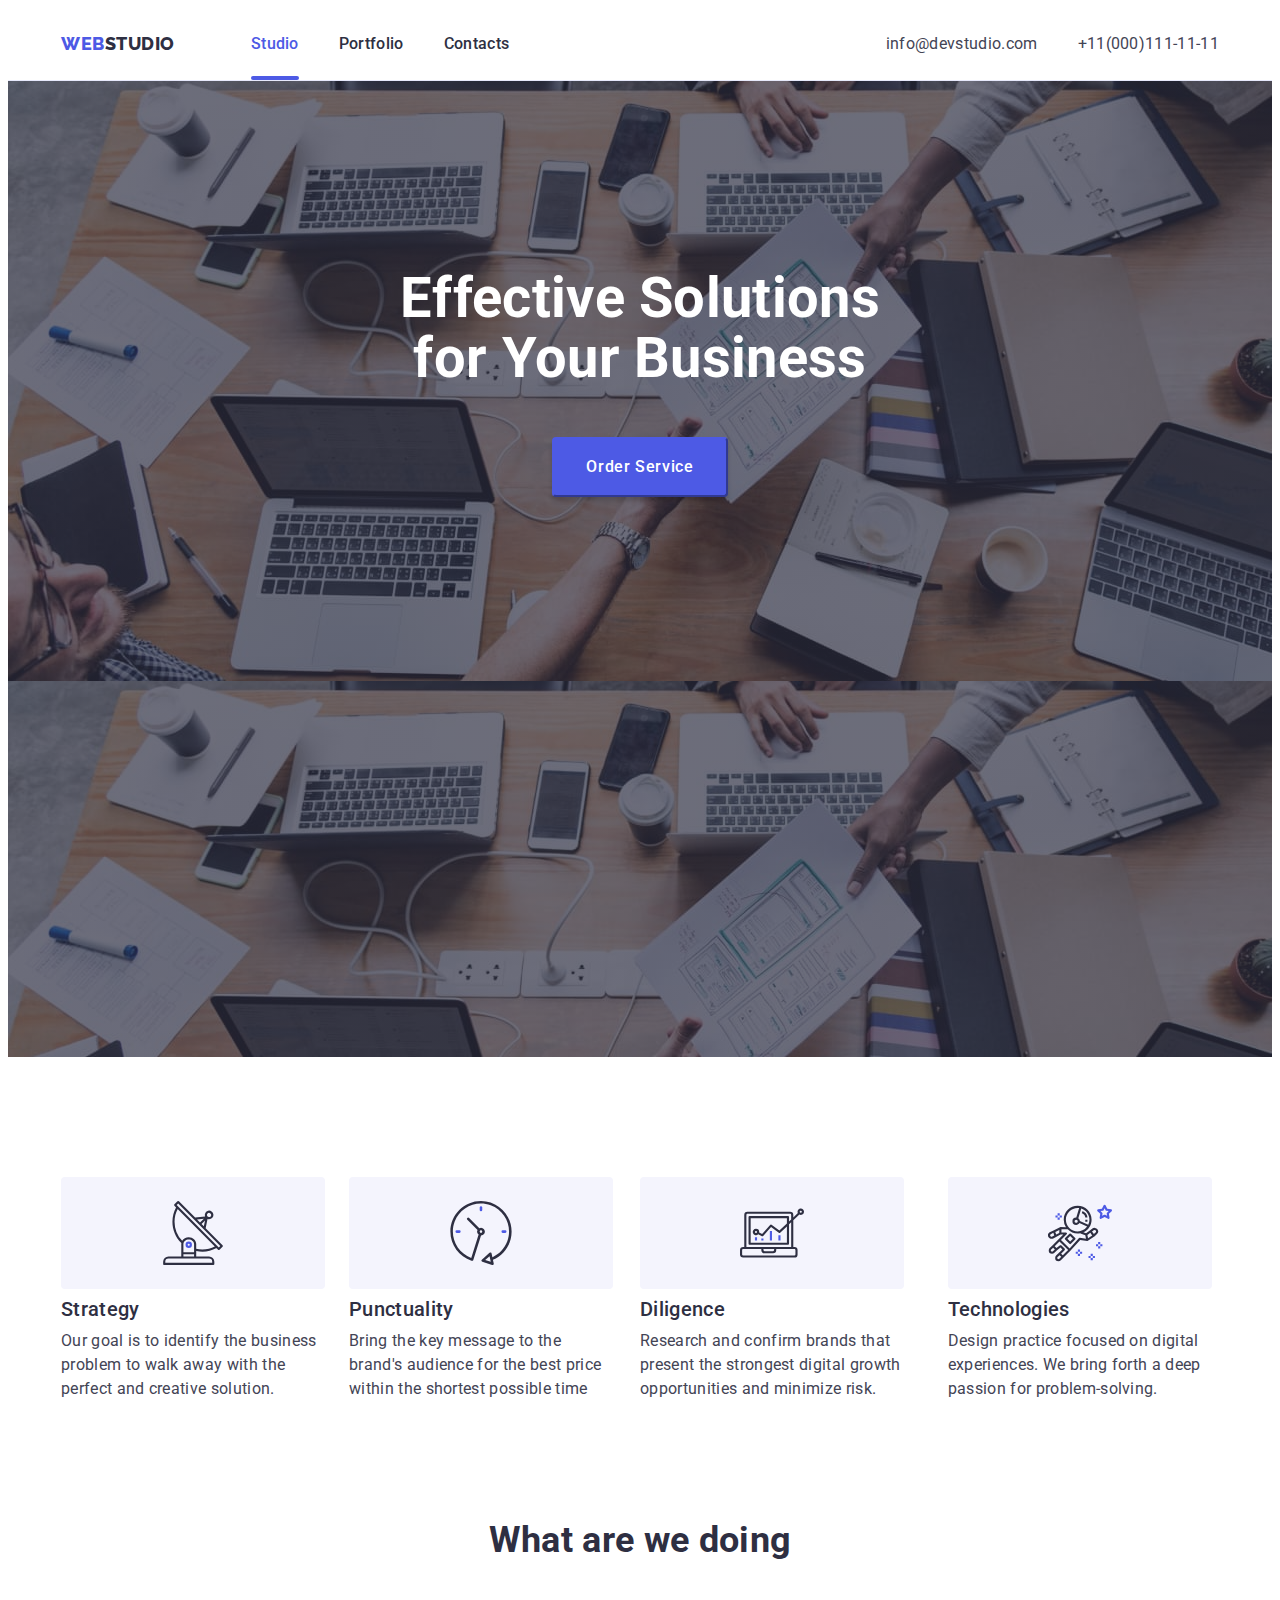
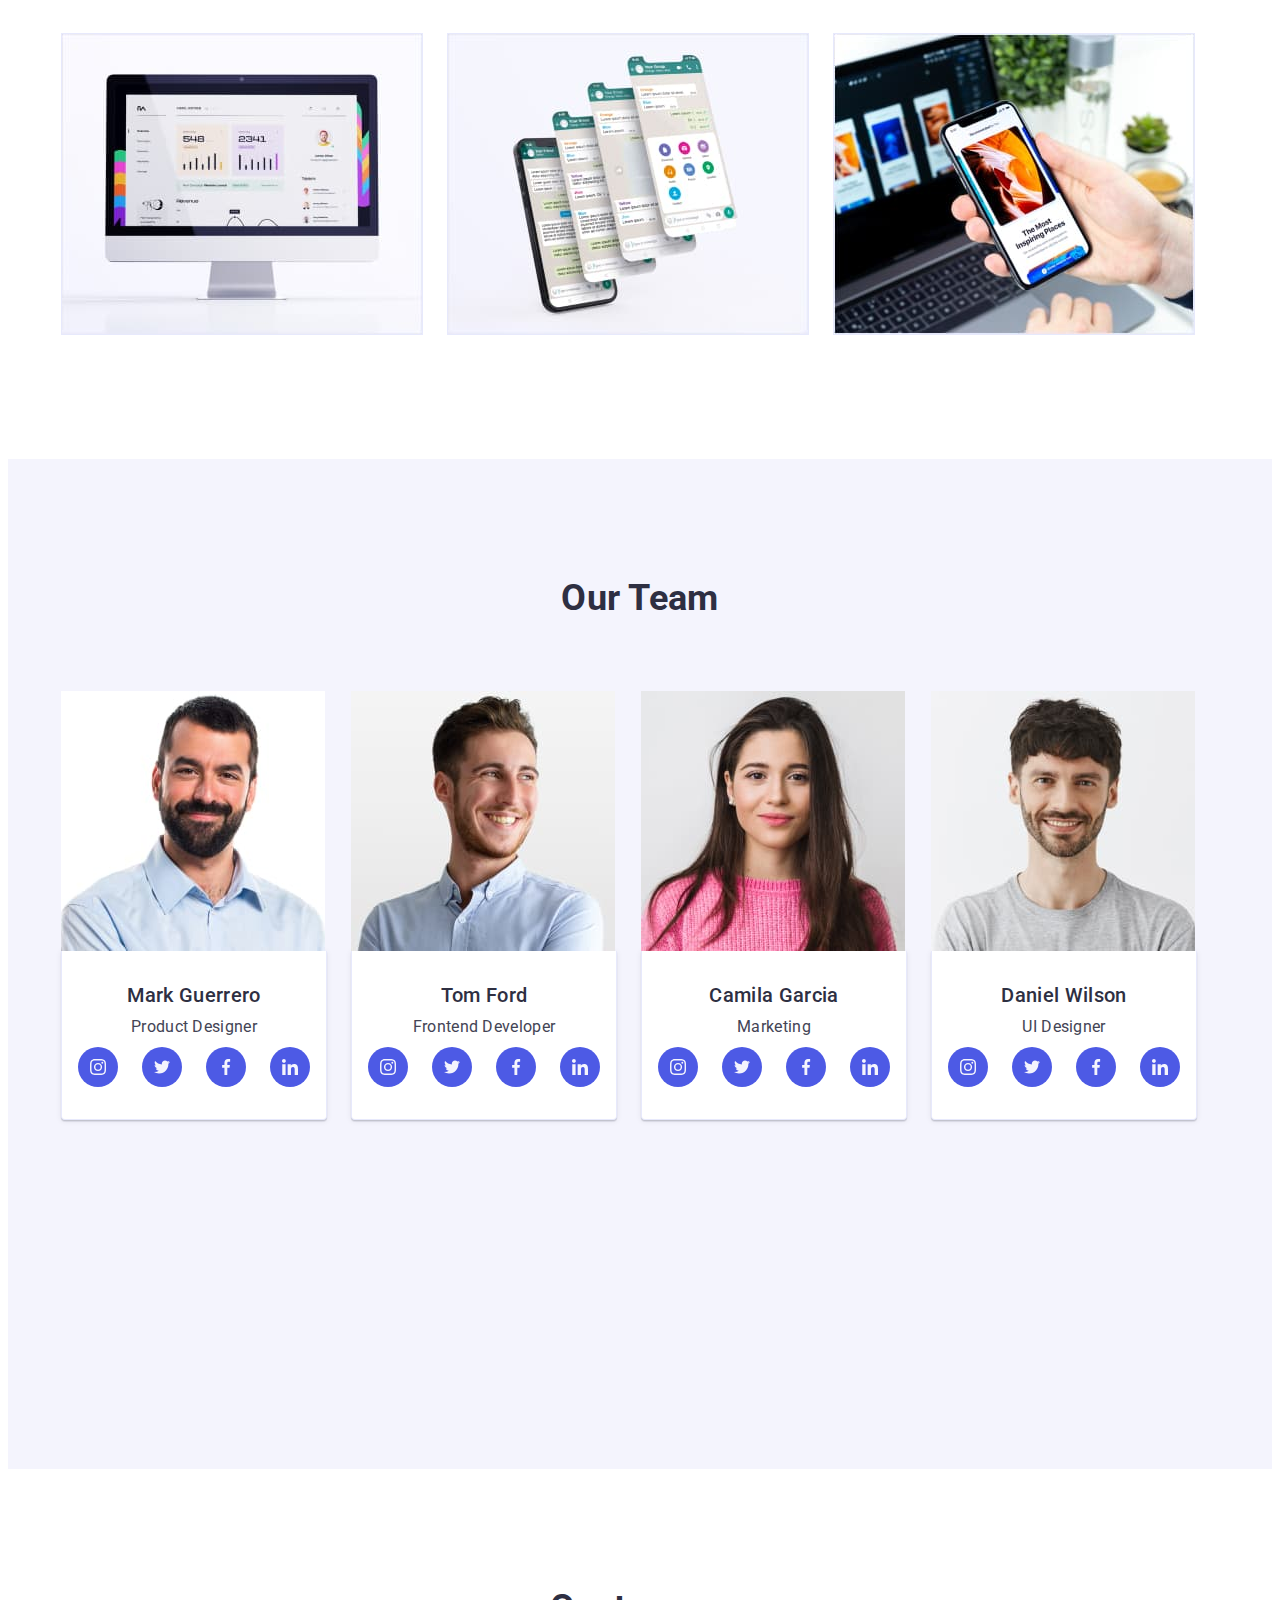
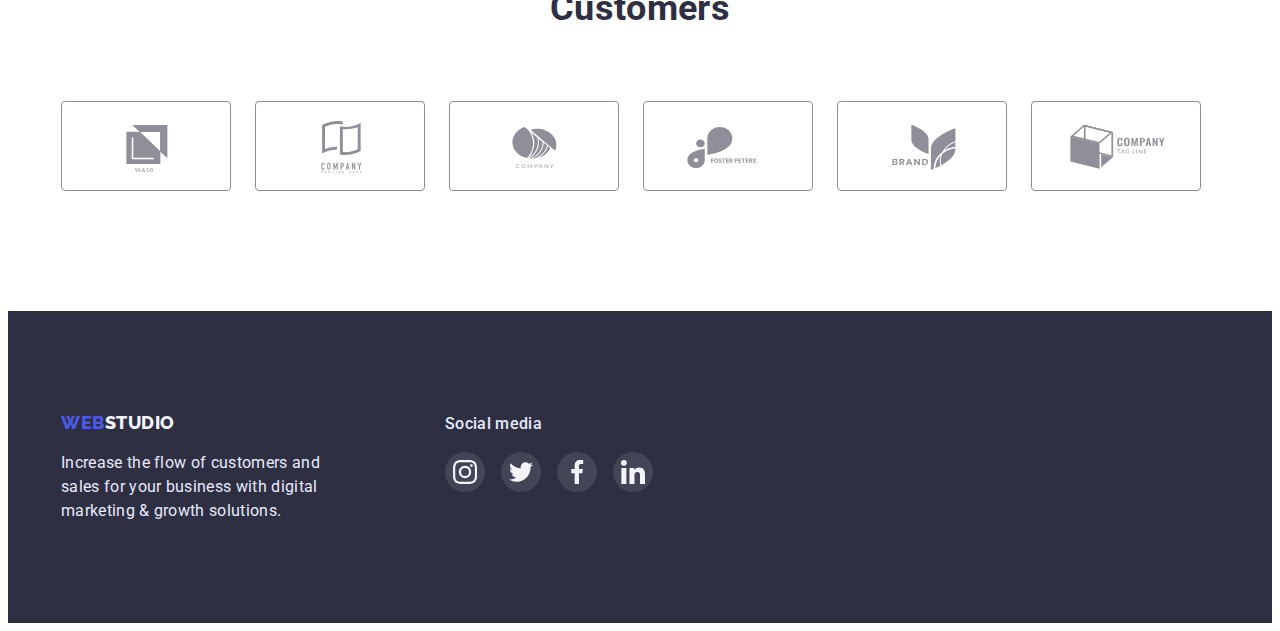
<file: index.html>
<!DOCTYPE html>
<html lang="en">

<head>
    <meta charset="UTF-8">
    <meta http-equiv="X-UA-Compatible" content="IE=edge">
    <meta name="viewport" content="width=device-width, initial-scale=1.0">
    <title>Studio</title>
    <link
        href="https://fonts.googleapis.com/css2?family=Raleway:wght@800&family=Roboto:wght@400;500;700;900&display=swap"
        rel="stylesheet">
    <link rel="stylesheet" href="https://cdnjs.cloudflare.com/ajax/libs/modern-normalize/1.1.0/modern-normalize.min.css"
        integrity="sha512-wpPYUAdjBVSE4KJnH1VR1HeZfpl1ub8YT/NKx4PuQ5NmX2tKuGu6U/JRp5y+Y8XG2tV+wKQpNHVUX03MfMFn9Q=="
        crossorigin="anonymous" referrerpolicy="no-referrer">
    <link rel="stylesheet" href="./css/styles.css">
</head>

<body>
    <header class="page-header">
        <div class="menu-nav container">
            <nav class="navigation">
                <a href="./index.html" class="logo"> web<span class="logo-studio">studio</span>
                </a>
                <ul class="navigation-list list">
                    <li class="item"><a href="./index.html" class="navigation-link active">Studio</a></li>
                    <li class="item"><a href="./portfolio.html" class="navigation-link">Portfolio</a></li>
                    <li class="item"><a href="" class="navigation-link">Contacts</a></li>
                </ul>
            </nav>
            <address class="contacts">
                <ul class="contacts-list list">
                    <li class="item">
                        <a href="mailto:info@devstudio.com" class="contacts-link">info@devstudio.com</a>
                    </li>
                    <li class="item">
                        <a href="tel:+11(000)111-11-11" class="contacts-link">+11(000)111-11-11</a>
                    </li>
                </ul>
            </address>
        </div>
    </header>
    <main>
        <section class="hero section section-no-padding">
            <div class="overlya">
                <div class="container">
                    <h1 class="hero-title">Effective Solutions for Your Business</h1>
                    <button data-modal-open type="button" class="hero-button">Order Service</button>
                </div>
            </div>
        </section>
        <section class="slogan section section-no-padding">
            <div class="container">
                <ul class="slogan-list list">
                    <li class="item ">
                        <div class="icon">
                            <svg class="icon-decoration">
                                <use href="./images/split.svg#icon-antenna"></use>
                            </svg>
                        </div>
                        <h3 class="slogan-list-title">Strategy</h3>
                        <p class="slogan-text">
                            Our goal is to identify the business problem to walk away with the
                            perfect and creative solution.
                        </p>
                    </li>
                    <li class="item">
                        <div class="icon">
                            <svg class="icon-decoration">
                                <use href="./images/split.svg#icon-clock"></use>
                            </svg>
                        </div>
                        <h3 class="slogan-list-title">Punctuality</h3>
                        <p class="slogan-text">
                            Bring the key message to the brand's audience for the best price
                            within the shortest possible time
                        </p>
                    </li>
                    <li class="item">
                        <div class="icon">
                            <svg class="icon-decoration">
                                <use href="./images/split.svg#icon-diagram"></use>
                            </svg>
                        </div>
                        <h3 class="slogan-list-title">Diligence</h3>
                        <p class="slogan-text">
                            Research and confirm brands that present the strongest digital
                            growth opportunities and minimize risk.
                        </p>
                    </li>
                    <li class="item">
                        <div class="icon">
                            <svg class="icon-decoration">
                                <use href="./images/split.svg#icon-astronaut"></use>
                            </svg>
                        </div>
                        <h3 class=" slogan-list-title">Technologies</h3>
                        <p class="slogan-text">
                            Design practice focused on digital experiences. We bring forth a
                            deep passion for problem-solving.
                        </p>
                    </li>
                </ul>
            </div>
        </section>
        <section class="works section section-no-padding">
            <div class="container">
                <h2 class="works-title">What are we doing</h2>
                <ul class="works-list list">
                    <li class="item">
                        <img src="./images/our-works-1.jpg" width="360" height="300" alt="This is our works">
                    </li>
                    <li class="item">
                        <img src="./images/our-works-2.jpg" width="360" height="300" alt="This is our works">
                    </li>
                    <li class="item">
                        <img src="./images/our-works-3.jpg" width="360" height="300" alt="This is our works">
                    </li>
                </ul>
            </div>
        </section>
        <section class="team section">
            <div class="container">
                <h2 class="team-title">Our Team</h2>
                <ul class="team-list list">
                    <li class="item">
                        <img src="./images/our-team-product-designer.jpg" width="264" height="260"
                            alt="Product Designer out team">
                        <div class="team-decoration">
                            <h3 class="team-list-title">Mark Guerrero</h3>
                            <p class="team-list-text">Product Designer</p>
                            <ul class="team-massenger list">
                                <li class="item">
                                    <a class="massendger-link" href="">
                                        <svg class="icon-massendger">
                                            <use href="./images/split.svg#icon-instagram"></use>
                                        </svg>
                                    </a>
                                </li>
                                <li class="item">
                                    <a class="massendger-link" href="">
                                        <svg class="icon-massendger">
                                            <use href="./images/split.svg#icon-twitter"></use>
                                        </svg>
                                    </a>
                                </li>
                                <li class="item">
                                    <a class="massendger-link" href="">
                                        <svg class="icon-massendger">
                                            <use href="./images/split.svg#icon-facebook"></use>
                                        </svg>
                                    </a>
                                </li>
                                <li class="item">
                                    <a class="massendger-link" href="">
                                        <svg class="icon-massendger">
                                            <use href="./images/split.svg#icon-linkedin">
                                            </use>
                                        </svg>
                                    </a>
                                </li>
                            </ul>
                        </div>
                    </li>
                    <li class="item">
                        <img src="./images/our-team-front-developer.jpg" width="264" height="260"
                            alt="Frontend Developer out team">
                        <div class="team-decoration">
                            <h3 class="team-list-title">Tom Ford</h3>
                            <p class="team-list-text">Frontend Developer</p>
                            <ul class="team-massenger list">
                                <li class="item">
                                    <a class="massendger-link" href="">
                                        <svg class="icon-massendger">
                                            <use href="./images/split.svg#icon-instagram"></use>
                                        </svg>
                                    </a>
                                </li>
                                <li class="item">
                                    <a class="massendger-link" href="">
                                        <svg class="icon-massendger">
                                            <use href="./images/split.svg#icon-twitter"></use>
                                        </svg>
                                    </a>
                                </li>
                                <li class="item">
                                    <a class="massendger-link" href="">
                                        <svg class="icon-massendger">
                                            <use href="./images/split.svg#icon-facebook"></use>
                                        </svg>
                                    </a>
                                </li>
                                <li class="item">
                                    <a class="massendger-link" href="">
                                        <svg class="icon-massendger">
                                            <use href="./images/split.svg#icon-linkedin">
                                            </use>
                                        </svg>
                                    </a>
                                </li>
                            </ul>
                        </div>
                    </li>
                    <li class="item">
                        <img src="./images/our-team-marketing.jpg" width="264" height="260" alt="Marketing out team">
                        <div class="team-decoration">
                            <h3 class="team-list-title">Camila Garcia</h3>
                            <p class="team-list-text">Marketing</p>
                            <ul class="team-massenger list">
                                <li class="item">
                                    <a class="massendger-link" href="">
                                        <svg class="icon-massendger">
                                            <use href="./images/split.svg#icon-instagram"></use>
                                        </svg>
                                    </a>
                                </li>
                                <li class="item">
                                    <a class="massendger-link" href="">
                                        <svg class="icon-massendger">
                                            <use href="./images/split.svg#icon-twitter"></use>
                                        </svg>
                                    </a>
                                </li>
                                <li class="item">
                                    <a class="massendger-link" href="">
                                        <svg class="icon-massendger">
                                            <use href="./images/split.svg#icon-facebook"></use>
                                        </svg>
                                    </a>
                                </li>
                                <li class="item">
                                    <a class="massendger-link" href="">
                                        <svg class="icon-massendger">
                                            <use href="./images/split.svg#icon-linkedin">
                                            </use>
                                        </svg>
                                    </a>
                                </li>
                            </ul>
                        </div>
                    </li>
                    <li class="item">
                        <img src="./images/our-team-designer.jpg" width="264" height="260" alt="UI Designer out team">
                        <div class="team-decoration">
                            <h3 class="team-list-title">Daniel Wilson</h3>
                            <p class="team-list-text">UI Designer</p>
                            <ul class="team-massenger list">
                                <li class="item">
                                    <a class="massendger-link" href="">
                                        <svg class="icon-massendger">
                                            <use href="./images/split.svg#icon-instagram"></use>
                                        </svg>
                                    </a>
                                </li>
                                <li class="item">
                                    <a class="massendger-link" href="">
                                        <svg class="icon-massendger">
                                            <use href="./images/split.svg#icon-twitter"></use>
                                        </svg>
                                    </a>
                                </li>
                                <li class="item">
                                    <a class="massendger-link" href="">
                                        <svg class="icon-massendger">
                                            <use href="./images/split.svg#icon-facebook"></use>
                                        </svg>
                                    </a>
                                </li>
                                <li class="item">
                                    <a class="massendger-link" href="">
                                        <svg class="icon-massendger">
                                            <use href="./images/split.svg#icon-linkedin">
                                            </use>
                                        </svg>
                                    </a>
                                </li>
                            </ul>
                        </div>
                    </li>
                </ul>
            </div>
        </section>
        <section class="customers section">
            <div class="container">
                <h2 class="customers-title">Customers</h2>
                <ul class="customers-list list">
                    <li class="item">
                        <a class="customer-link" href="">
                            <svg class="customers-decoration">
                                <use href="./images/split.svg#icon-customer1">
                                </use>
                            </svg>
                        </a>
                    </li>
                    <li class="item">
                        <a class="customer-link" href="">
                            <svg class="customers-decoration">
                                <use href="./images/split.svg#icon-customer2">
                                </use>
                            </svg>
                        </a>
                    </li>
                    <li class="item">
                        <a class="customer-link" href="">
                            <svg class="customers-decoration">
                                <use href="./images/split.svg#icon-customer3">
                                </use>
                            </svg>
                        </a>
                    </li>
                    <li class="item">
                        <a class="customer-link" href="">
                            <svg class="customers-decoration">
                                <use href="./images/split.svg#icon-customer4">
                                </use>
                            </svg>
                        </a>
                    </li>
                    <li class="item">
                        <a class="customer-link" href="">
                            <svg class="customers-decoration">
                                <use href="./images/split.svg#icon-customer5">
                                </use>
                            </svg>
                        </a>
                    </li>
                    <li class="item">
                        <a class="customer-link" href="">
                            <svg class="customers-decoration">
                                <use href="./images/split.svg#icon-customer6">
                                </use>
                            </svg>
                        </a>
                    </li>
                </ul>
            </div>
        </section>
    </main>
    <footer class="about">
        <div class="container footer-decoration">
            <div>
                <a href="./index.html" class="logo">web<span class="logo-studio-footer">studio</span>
                </a>
                <p class="about-text">
                    Increase the flow of customers and sales for your business with
                    digital marketing & growth solutions.
                </p>
            </div>
            <div class="massehger-footer">
                <p class="social">Social media</p>
                <ul class="media-footer list">
                    <li class="item">
                        <a class="massendger-link-footer" href="">
                            <svg class="icon-massendger-footer">
                                <use href="./images/split.svg#icon-instagram"></use>
                            </svg>
                        </a>
                    </li>
                    <li class="item">
                        <a class="massendger-link-footer" href="">
                            <svg class="icon-massendger-footer">
                                <use href="./images/split.svg#icon-twitter"></use>
                            </svg>
                        </a>
                    </li>
                    <li class="item">
                        <a class="massendger-link-footer" href="">
                            <svg class="icon-massendger-footer">
                                <use href="./images/split.svg#icon-facebook"></use>
                            </svg>
                        </a>
                    </li>
                    <li class="item">
                        <a class="massendger-link-footer" href="">
                            <svg class="icon-massendger-footer">
                                <use href="./images/split.svg#icon-linkedin"></use>
                            </svg>
                        </a>
                    </li>
                </ul>
            </div>
        </div>
    </footer>

    <div class="backdrop is-hidden" data-modal>
        <div class="modal">
            <button class="btn" data-modal-close>
                <svg width="8px" height="8px">
                    <use href="./images/split.svg#close"></use>
                </svg>
            </button>
        </div>
    </div>
    <script src="./js/modal.js"></script>
</body>

</html>
</file>
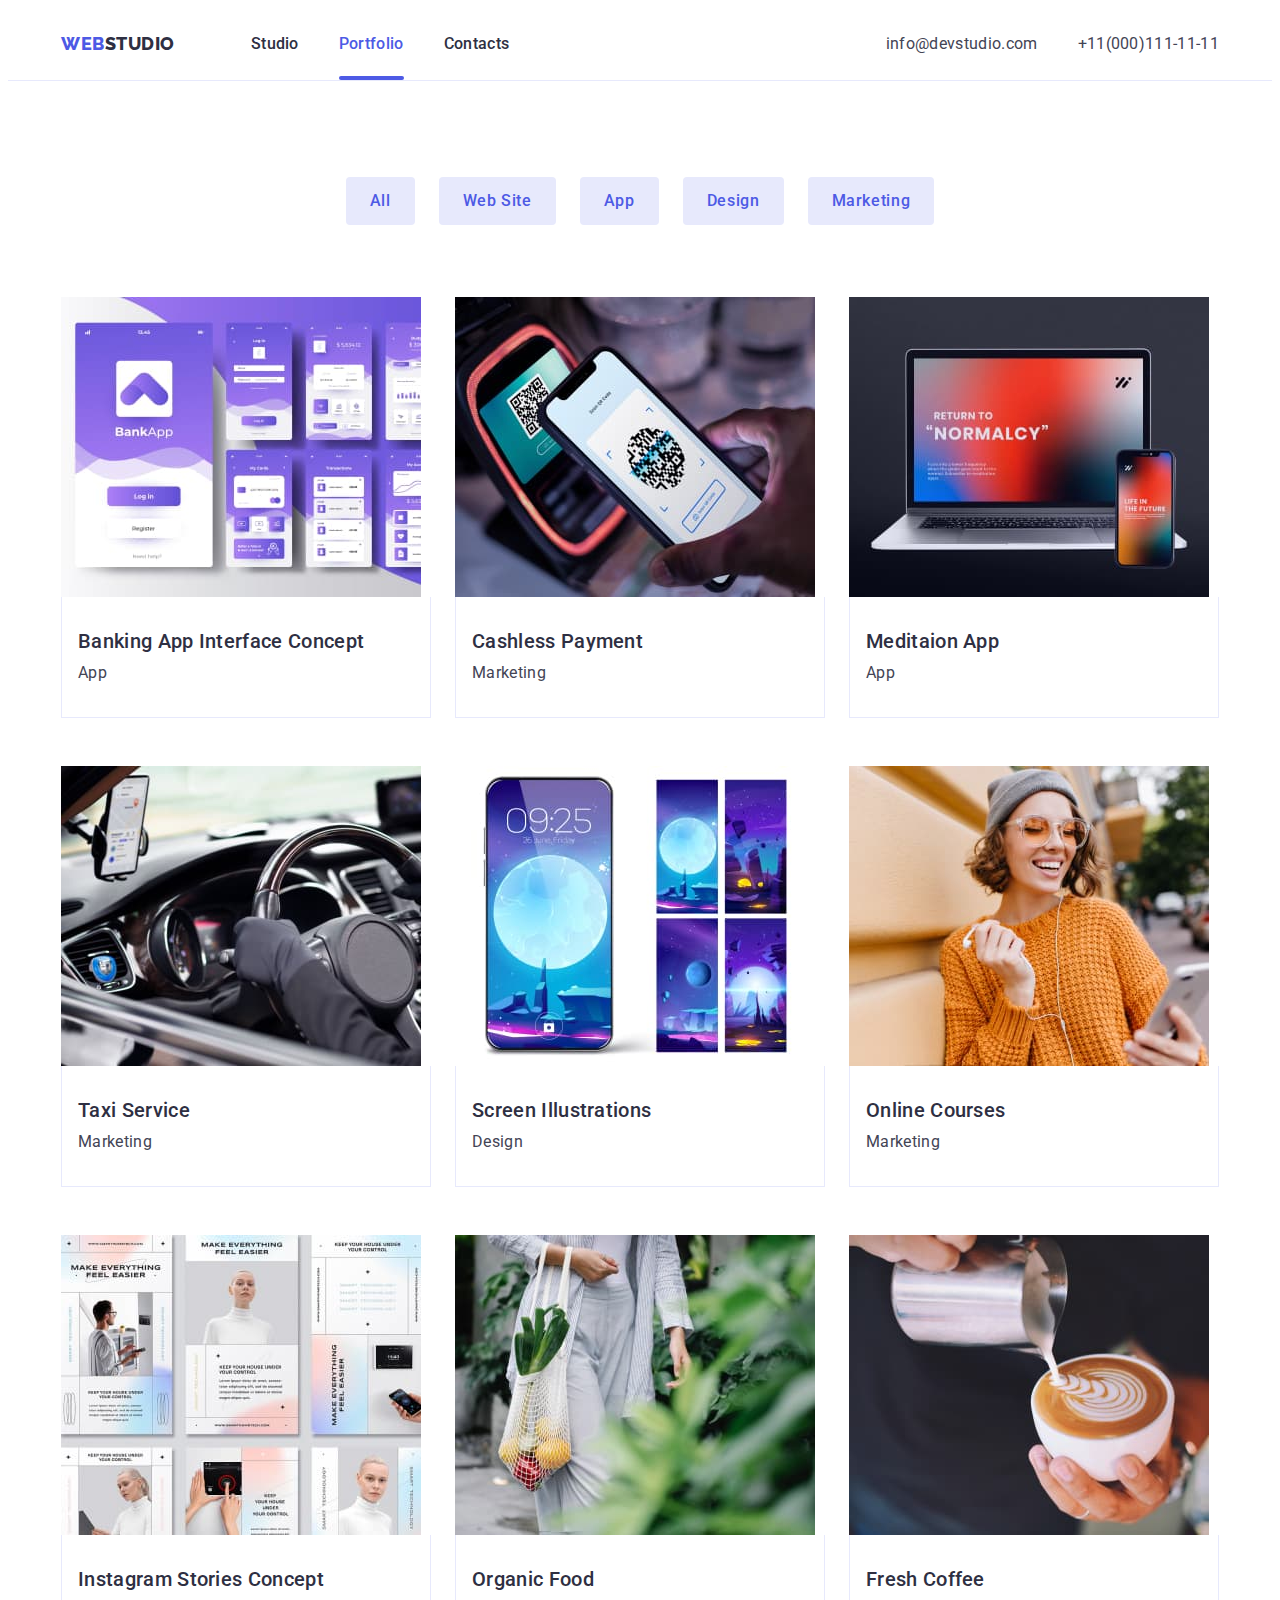
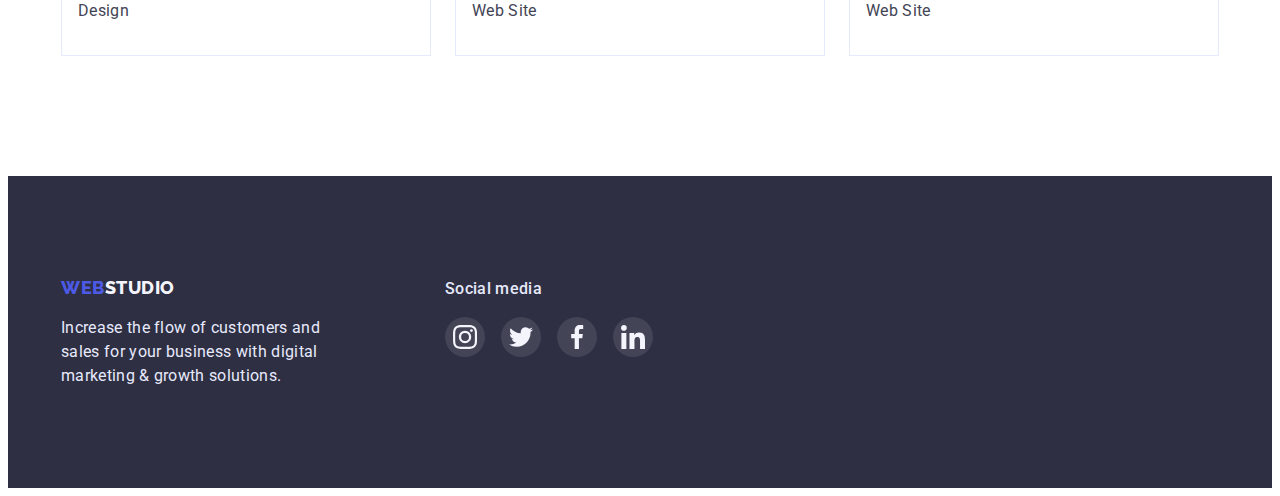
<file: portfolio.html>
<!DOCTYPE html>
<html lang="en">

<head>
    <meta charset="UTF-8">
    <meta http-equiv="X-UA-Compatible" content="IE=edge">
    <meta name="viewport" content="width=device-width, initial-scale=1.0">
    <title>Portfolio</title>
    <link
        href="https://fonts.googleapis.com/css2?family=Raleway:wght@700&family=Roboto:wght@400;500;700;900&display=swap"
        rel="stylesheet">
    <link rel="stylesheet" href="https://cdnjs.cloudflare.com/ajax/libs/modern-normalize/1.1.0/modern-normalize.min.css"
        integrity="sha512-wpPYUAdjBVSE4KJnH1VR1HeZfpl1ub8YT/NKx4PuQ5NmX2tKuGu6U/JRp5y+Y8XG2tV+wKQpNHVUX03MfMFn9Q=="
        crossorigin="anonymous" referrerpolicy="no-referrer">
    <link rel="stylesheet" href="./css/styles.css">
</head>

<body>
    <header class="page-header">
        <div class="menu-nav container">
            <nav class="navigation">
                <a href="./index.html" class="logo"> web<span class="logo-studio">studio</span>
                </a>
                <ul class="navigation-list list">
                    <li class="item"><a href="./index.html" class="navigation-link">Studio</a></li>
                    <li class="item"><a href="./portfolio.html" class="navigation-link active">Portfolio</a></li>
                    <li class="item"><a href="" class="navigation-link">Contacts</a></li>
                </ul>
            </nav>
            <address class="contacts">
                <ul class="contacts-list list">
                    <li class="item">
                        <a href="mailto:info@devstudio.com" class="contacts-link">info@devstudio.com</a>
                    </li>
                    <li class="item">
                        <a href="tel:+11(000)111-11-11" class="contacts-link">+11(000)111-11-11</a>
                    </li>
                </ul>
            </address>
        </div>
    </header>
    <section class="portfolio section especialy-padding">
        <div class="container">
            <ul class="portfolio-list list">
                <li class="item">
                    <button type="button" class="portfolio-button">All</button>
                </li>
                <li class="item">
                    <button type="button" class="portfolio-button">Web Site</button>
                </li>
                <li class="item">
                    <button type="button" class="portfolio-button">App</button>
                </li>
                <li class="item">
                    <button type="button" class="portfolio-button">Design</button>
                </li>
                <li class="item">
                    <button type="button" class="portfolio-button">Marketing</button>
                </li>
            </ul>
            <ul class="examples-list list">
                <li class="item">
                    <a class="examples-link" href="">
                        <div class="examples-thumb">
                            <img src="./images/banking-app.jpg" width="360" height="300" alt="banking App">
                            <p class="overlay-thumb">
                                14 Stylish and User-Friendly App Design Concepts · Task Manager App · Calorie Tracker
                                App · Exotic Fruit Ecommerce App ·
                                Cloud Storage App
                            </p>
                        </div>
                        <div class="decoration-text">
                            <h2 class="examples-title">Banking App Interface Concept</h2>
                            <p class="examples-text">App</p>
                        </div>
                    </a>
                </li>
                <li class="item">
                    <a class="examples-link" href="">
                        <div class="examples-thumb">
                            <img src="./images/cashless-payment-marketing.jpg" width="360" height="300"
                                alt="cashless Payment">
                            <p class="overlay-thumb">
                                14 Stylish and User-Friendly App Design Concepts · Task Manager App · Calorie Tracker
                                App · Exotic Fruit Ecommerce App ·
                                Cloud Storage App
                            </p>
                        </div>
                        <div class="decoration-text">
                            <h2 class="examples-title">Cashless Payment</h2>
                            <p class="examples-text">Marketing</p>
                        </div>
                    </a>
                </li>
                <li class="item">
                    <a class="examples-link" href="">
                        <div class="examples-thumb">
                            <img src="./images/meditaion-app.jpg" width="360" height="300" alt="Meditaion App">
                            <p class="overlay-thumb">
                                14 Stylish and User-Friendly App Design Concepts · Task Manager App · Calorie Tracker
                                App · Exotic Fruit Ecommerce App ·
                                Cloud Storage App
                            </p>
                        </div>
                        <div class="decoration-text">
                            <h2 class="examples-title">Meditaion App</h2>
                            <p class="examples-text">App</p>
                        </div>
                    </a>
                </li>
                <li class="item">
                    <a class="examples-link" href="">
                        <div class="examples-thumb">
                            <img src="./images/taxi-service-marketing.jpg" width="360" height="300" alt="Taxi Service">
                            <p class="overlay-thumb">
                                14 Stylish and User-Friendly App Design Concepts · Task Manager App · Calorie Tracker
                                App · Exotic Fruit Ecommerce App ·
                                Cloud Storage App
                            </p>
                        </div>
                        <div class="decoration-text">
                            <h2 class="examples-title">Taxi Service</h2>
                            <p class="examples-text">Marketing</p>
                        </div>
                    </a>
                </li>
                <li class="item">
                    <a class="examples-link" href="">
                        <div class="examples-thumb">
                            <img src="./images/screen-illustrations-design.jpg" width="360" height="300"
                                alt="Screen Illustrations">
                            <p class="overlay-thumb">
                                14 Stylish and User-Friendly App Design Concepts · Task Manager App · Calorie Tracker
                                App · Exotic Fruit Ecommerce App ·
                                Cloud Storage App
                            </p>
                        </div>
                        <div class="decoration-text">
                            <h2 class="examples-title">Screen Illustrations</h2>
                            <p class="examples-text">Design</p>
                        </div>
                    </a>
                </li>
                <li class="item">
                    <a class="examples-link" href="">
                        <div class="examples-thumb">
                            <img src="./images/online-courses-narketing.jpg" width="360" height="300"
                                alt="Online Courses">
                            <p class="overlay-thumb">
                                14 Stylish and User-Friendly App Design Concepts · Task Manager App · Calorie Tracker
                                App · Exotic Fruit Ecommerce App ·
                                Cloud Storage App
                            </p>
                        </div>
                        <div class="decoration-text">
                            <h2 class="examples-title">Online Courses</h2>
                            <p class="examples-text">Marketing</p>
                        </div>
                    </a>
                </li>
                <li class="item">
                    <a class="examples-link" href="">
                        <div class="examples-thumb">
                            <img src="./images/instagram-stories-design.jpg" width="360" height="300"
                                alt="Instagram Stories Concept">
                            <p class="overlay-thumb">
                                14 Stylish and User-Friendly App Design Concepts · Task Manager App · Calorie Tracker
                                App · Exotic Fruit Ecommerce App ·
                                Cloud Storage App
                            </p>
                        </div>
                        <div class="decoration-text">
                            <h2 class="examples-title">Instagram Stories Concept</h2>
                            <p class="examples-text">Design</p>
                        </div>
                    </a>
                </li>
                <li class="item">
                    <a class="examples-link" href="">
                        <div class="examples-thumb">
                            <img src="./images/organic-food-web-site.jpg" width="360" height="300" alt="Organic Food">
                            <p class="overlay-thumb">
                                14 Stylish and User-Friendly App Design Concepts · Task Manager App · Calorie Tracker
                                App · Exotic Fruit Ecommerce App ·
                                Cloud Storage App
                            </p>
                        </div>
                        <div class="decoration-text">
                            <h2 class="examples-title">Organic Food</h2>
                            <p class="examples-text">Web Site</p>
                        </div>
                    </a>
                </li>
                <li class="item">
                    <a class="examples-link" href="">
                        <div class="examples-thumb">
                            <img src="./images/fresh-coffee-web-site.jpg" width="360" height="300" alt="Fresh Coffee">
                            <p class="overlay-thumb">
                                14 Stylish and User-Friendly App Design Concepts · Task Manager App · Calorie Tracker
                                App · Exotic Fruit Ecommerce App ·
                                Cloud Storage App
                            </p>
                        </div>
                        <div class="decoration-text">
                            <h2 class="examples-title">Fresh Coffee</h2>
                            <p class="examples-text">Web Site</p>
                        </div>
                    </a>
                </li>
            </ul>
        </div>
    </section>
    <footer class="about">
        <div class="container footer-decoration">
            <div>
                <a href="./index.html" class="logo">web<span class="logo-studio-footer">studio</span>
                </a>
                <p class="about-text">
                    Increase the flow of customers and sales for your business with
                    digital marketing & growth solutions.
                </p>
            </div>
            <div class="massehger-footer">
                <p class="social">Social media</p>
                <ul class="media-footer list">
                    <li class="item">
                        <a class="massendger-link-footer" href="">
                            <svg class="icon-massendger-footer">
                                <use href="./images/split.svg#icon-instagram"></use>
                            </svg>
                        </a>
                    </li>
                    <li class="item">
                        <a class="massendger-link-footer" href="">
                            <svg class="icon-massendger-footer">
                                <use href="./images/split.svg#icon-twitter"></use>
                            </svg>
                        </a>
                    </li>
                    <li class="item">
                        <a class="massendger-link-footer" href="">
                            <svg class="icon-massendger-footer">
                                <use href="./images/split.svg#icon-facebook"></use>
                            </svg>
                        </a>
                    </li>
                    <li class="item">
                        <a class="massendger-link-footer" href="">
                            <svg class="icon-massendger-footer">
                                <use href="./images/split.svg#icon-linkedin"></use>
                            </svg>
                        </a>
                    </li>
                </ul>
            </div>
        </div>
    </footer>
</body>

</html>
</file>
<file: css/styles.css>
:root {
    --primary-text-color: #434455;
    --secondary-text-color: #2E2F42;
    --background-color: #ffffff;
    --change-color-link: #4D5AE5;
    --change-color-button: #404BBF;
    --secondary-background-color: #F4F4FD;
    --third-text-color: #E7E9FC;
    --light-slate: #8E8F99;
    --green-color: #31D0AA;
}

body {
    color: var(--primary-text-color);
    background-color: var(--background-color);
    font-family: 'Roboto', sans-serif;
    letter-spacing: 0.02em;
}

h1,
h2,
h3 {
    margin: 0px;
    padding: 0px;
}

.list {
    list-style-type: none;
    padding: 0;
    margin: 0;
}

.section {
    padding-top: 120px;
    padding-bottom: 120px;
}

.section-no-padding {
    padding-top: 0px;
}

.especialy-padding {
    padding-top: 96px;
}

.container {
    margin-left: auto;
    margin-right: auto;
    width: 1158px;
    padding-left: 15px;
    padding-right: 15px;
    /* outline: 3px solid tomato; */
}

/* Хедер */
.menu-nav {
    display: flex;
    align-items: center;
    padding-top: 24px;
    padding-bottom: 24px;
}

.page-header {
    border-bottom: 1px solid var(--third-text-color);
}

/* Навигация */
.navigation {
    display: flex;
}


.navigation-link {
    position: relative;
    color: var(--secondary-text-color);
    font-weight: 500;
    font-size: 16px;
    line-height: 1.5;
    text-decoration: none;
    padding-top: 27px;
    padding-bottom: 27px;

    transition-property: color;
    transition-duration: 250ms;
    transition-timing-function: cubic-bezier(0.4, 0, 0.2, 1);
}

.navigation-link:hover,
.navigation-link:focus {
    color: var(--change-color-link);
}

.navigation-link.active::after {
    content: '';
    position: absolute;
    bottom: 0px;
    display: block;
    width: 100%;
    height: 4px;
    border-radius: 4px;
    background-color: var(--change-color-link);
}

.active {
    color: var(--change-color-link);
}

.navigation-list {
    display: flex;
    margin-left: 76px;
}

.navigation-list .item:not(:last-child) {
    margin-right: 40px;
}

/* Контакты навигации */
.contacts {
    margin-left: auto;
}

.contacts-list {
    display: flex;
}

.contacts-list .item:not(:first-child) {
    margin-left: 40px;
}

.contacts-link {
    color: var(--primary-text-color);
    font-size: 16px;
    line-height: 1.5;
    text-decoration: none;
    font-style: normal;

    transition-property: color;
    transition-duration: 250ms;
    transition-timing-function: cubic-bezier(0.4, 0, 0.2, 1);
}

.contacts-link:hover,
.contacts-link:focus {
    color: var(--change-color-link);
}

/* Секция hero */

.hero-title {
    margin-bottom: 48px;
    margin-left: auto;
    margin-right: auto;
    color: var(--background-color);
    font-size: 56px;
    line-height: 1.07;
    text-align: center;
    width: 494px;
}

.hero-button {
    border-color: var(--change-color-link);
    display: block;
    margin-left: auto;
    margin-right: auto;
    background-color: var(--change-color-link);
    color: var(--background-color);
    cursor: pointer;
    font-size: 16px;
    line-height: 1.5;
    font-family: 'Roboto', sans-serif;
    font-weight: 500;
    letter-spacing: 0.04em;
    border-radius: 4px;
    box-shadow: 0px 4px 4px rgba(0, 0, 0, 0.15);
    padding: 16px 32px;

    transition-property: background-color, border-color;
    transition-duration: 250ms;
    transition-timing-function: cubic-bezier(0.4, 0, 0.2, 1);
}

.hero-button:hover,
.hero-button:focus {
    background-color: var(--change-color-button);
    border-color: var(--change-color-button);
}

.overlya {
    background-color: var(--secondary-text-color);
    padding-top: 188px;
    padding-bottom: 188px;
    max-width: 1440px;
    height: 600px;
    margin-left: auto;
    margin-right: auto;
    background-image: linear-gradient(rgba(46, 47, 66, 0.7),
            rgba(46, 47, 66, 0.7)),
        url("../images/background-hero.jpg")
}

/* Секция слоган */
.slogan-list-title {
    color: var(--secondary-text-color);
    font-weight: 500;
    font-size: 20px;
    line-height: 1.2;
    margin-top: 0px;
    margin-bottom: 8px;
}

.slogan-text {
    font-size: 16px;
    line-height: 1.5;
    margin: 0px;
}

.slogan-list {
    display: flex;
    column-gap: 24px;
}

.icon {
    display: flex;
    justify-content: center;
    align-items: center;
    background-color: var(--secondary-background-color);
    margin-bottom: 8px;
    border-radius: 4px;
    width: 264px;
    height: 112px;
}

.icon-decoration {
    width: 64px;
    height: 64px;
}

/* Секция примеры работ */
.works-list {
    display: flex;
    column-gap: 24px;
}

.works-title {
    color: var(--secondary-text-color);
    font-size: 36px;
    line-height: 1.11;
    text-align: center;
    margin-top: 0px;
    margin-bottom: 72px;
}

.works-list>.item>img {
    border: 1px solid var(--third-text-color);
}

/* Секция наша команда */

.team {
    margin-right: auto;
    margin-left: auto;
    padding-top: 120px;
    background-color: var(--secondary-background-color);
    max-width: 1440px;
    height: 770px;
}

.team-list {
    display: flex;
    column-gap: 24px;
}

.team-title {
    color: var(--secondary-text-color);
    font-size: 36px;
    line-height: 1.11;
    text-align: center;
    margin-top: 0px;
    margin-bottom: 72px;
}

.team-list-title {
    color: var(--secondary-text-color);
    font-weight: 500;
    font-size: 20px;
    line-height: 1.2;
    margin-bottom: 8px;
    text-align: center;
}

.team-list-text {
    font-size: 16px;
    line-height: 1.5;
    margin-top: 0px;
    margin-bottom: 8px;
    text-align: center;
}

.team-massenger {
    display: flex;
    column-gap: 24px;
    justify-content: center;
    align-items: center;
}

.massendger-link {
    display: flex;
    justify-content: center;
    align-items: center;
    width: 40px;
    height: 40px;
    border-radius: 50%;
    background-color: var(--change-color-link);

    transition-property: background-color;
    transition-duration: 250ms;
    transition-timing-function: cubic-bezier(0.4, 0, 0.2, 1);
}

.massendger-link:hover,
.massendger-link:focus {
    background-color: var(--change-color-button);
}

.icon-massendger {
    width: 16px;
    height: 16px;
}

.team-decoration {
    border-left: 1px solid var(--third-text-color);
    border-right: 1px solid var(--third-text-color);
    border-bottom: 1px solid var(--third-text-color);
    box-shadow: 0px 1px 6px rgba(46, 47, 66, 0.08), 0px 1px 1px rgba(46, 47, 66, 0.16), 0px 2px 1px rgba(46, 47, 66, 0.08);
    border-radius: 0px 0px 4px 4px;
    background-color: var(--background-color);
    padding: 32px 0px;
    width: 264px;
}

.team-list>.item>img {
    display: block;
    max-width: 100%;
    height: auto;
}

/* Секция Клиенты */
.customers-list {
    display: flex;
    column-gap: 24px;
}

.customer-link {
    display: flex;
    justify-content: center;
    align-items: center;
    width: 168px;
    height: 88px;
    border: 1px solid var(--light-slate);
    border-radius: 4px;
    fill: var(--light-slate);

    transition-property: border-color, fill;
    transition-duration: 250ms;
    transition-timing-function: cubic-bezier(0.4, 0, 0.2, 1);
}

.customer-link:hover,
.customer-link:focus {
    border-color: var(--change-color-button);
    fill: var(--change-color-button);
}

.customers-decoration {
    width: 104px;
    height: 56px;
}

.customers-title {
    color: var(--secondary-text-color);
    font-size: 36px;
    line-height: 1.11;
    text-align: center;
    margin-top: 0px;
    margin-bottom: 72px;
}

/* Подвал */
.about {
    background-color: var(--secondary-text-color);
    padding-top: 100px;
    padding-bottom: 100px;
    padding-left: auto;
}

.about-text {
    color: var(--third-text-color);
    font-size: 16px;
    line-height: 1.5;
    margin-top: 16px;
    margin-bottom: 0px;
    margin-right: auto;
    width: 264px;
}

.footer-decoration {
    display: flex;
    align-items: baseline;
}

.massehger-footer {
    margin-left: 120px;
}

.media-footer {
    display: flex;
    column-gap: 16px;

}

.social {
    margin-bottom: 16px;
    margin-top: 0px;
    font-weight: 500;
    line-height: 1.5;
    color: var(--third-text-color);
    font-size: 16px;
}

.massendger-link-footer {
    display: flex;
    justify-content: center;
    align-items: center;
    width: 40px;
    height: 40px;
    border-radius: 50%;
    background-color: var(--primary-text-color);

    transition-property: background-color;
    transition-duration: 250ms;
    transition-timing-function: cubic-bezier(0.4, 0, 0.2, 1);
}

.massendger-link-footer:hover,
.massendger-link-footer:focus {
    background-color: var(--green-color);
}

.icon-massendger-footer {
    width: 24px;
    height: 24px;
}

/* Портфолио-примеры работ */
.examples-list {
    display: flex;
    flex-wrap: wrap;
    column-gap: 24px;
    row-gap: 48px;
}

.examples-list img {
    display: block;
    max-width: 100%;
    height: auto;
}

.examples-list>.item {
    flex-basis: calc((100% - 48px) / 3);
}

.decoration-text {
    border-left: 1px solid var(--third-text-color);
    border-right: 1px solid var(--third-text-color);
    border-bottom: 1px solid var(--third-text-color);
    padding-top: 32px;
    padding-left: 16px;
    padding-bottom: 32px;
}

.examples-link {
    display: block;
    text-decoration: none;
    color: var(--primary-text-color);

    transition-property: box-shadow;
    transition-duration: 250ms;
    transition-timing-function: cubic-bezier(0.4, 0, 0.2, 1);
    /* transition: background-color 250ms cubic-bezier(0.4, 0, 0.2, 1) 1000ms; */
}

.examples-link:hover,
.examples-link:focus {
    box-shadow: 0px 1px 6px rgba(46, 47, 66, 0.08), 0px 1px 1px rgba(46, 47, 66, 0.16), 0px 2px 1px rgba(46, 47, 66, 0.08);
}

.examples-thumb {
    position: relative;
    overflow: hidden;
}

.overlay-thumb {
    position: absolute;
    top: 0;
    left: 0;
    width: 100%;
    height: 100%;
    background-color: rgba(77, 90, 229, 0.95);
    color: #ffffff;
    font-size: 16px;
    letter-spacing: 1.5;
    padding-left: 32px;
    padding-right: 32px;
    padding-top: 40px;
    margin: 0;
    overflow: auto;
    transform: translate(0, 100%);
    transition-property: transform;
    transition-duration: 250ms;
    transition-timing-function: cubic-bezier(0.4, 0, 0.2, 1);
}

.examples-link:hover .overlay-thumb,
.examples-link:focus .overlay-thumb {
    transform: translate(0,0);
}

.examples-title {
    color: var(--secondary-text-color);
    font-weight: 500;
    font-size: 20px;
    margin-bottom: 8px;
    line-height: 1.2;
}

.examples-text {
    font-size: 16px;
    line-height: 1.5;
    margin-top: 0px;
    margin-bottom: 0px;
    margin-right: 0px;
}

/* Кнопки (портфолио) */
.portfolio-list {
    display: flex;
    justify-content: center;
    margin-bottom: 72px;
    column-gap: 24px;
}

.portfolio-button {
    background-color: var(--third-text-color);
    color: var(--change-color-link);
    cursor: pointer;
    font-weight: 500;
    font-size: 16px;
    line-height: 1.5;
    font-family: 'Roboto', sans-serif;
    text-align: center;
    letter-spacing: 0.04em;
    border-radius: 4px;
    padding: 12px 24px;
    border-color: var(--third-text-color);
    border: 1px;

    transition-property: background-color, color, box-shadow;
    transition-duration: 250ms;
    transition-timing-function: cubic-bezier(0.4, 0, 0.2, 1);
}

.portfolio-button:hover,
.portfolio-button:focus {
    background-color: var(--change-color-button);
    color: var(--background-color);
    box-shadow: 0px 4px 4px rgba(0, 0, 0, 0.25), 0px 2px 1px rgba(0, 0, 0, 0.08), 0px 2px 2px rgba(0, 0, 0, 0.12);
}

/* Логотип */
.logo {
    font-family: 'Raleway', sans-serif;
    font-weight: 800;
    font-size: 18px;
    line-height: 1.33;
    text-transform: uppercase;
    text-decoration: none;
    color: var(--change-color-link);
    letter-spacing: 0.03em
}

.logo-studio {
    color: var(--secondary-text-color);
}

.logo-studio-footer {
    color: var(--secondary-background-color);
}

/* Модальное окно */
.backdrop {
    position: fixed;
    display: flex;
    top: 0px;
    right: 0px;
    width: 100%;
    height: 100%;
    background-color: rgba(46, 47, 66, 0.4);

    transition-property: opacity;
    transition-duration: 250ms;
    transition-timing-function: cubic-bezier(0.4, 0, 0.2, 1);
}

.backdrop.is-hidden {
    opacity: 0;
    pointer-events: none;
}

.backdrop.is-hidden .modal {
    transform: translate(-50%, -50%) scale(0.7)
}

.modal {
    position: absolute;
    top: 50%;
    left: 50%;
    transform: translate(-50%, -50%) scale(1);
    transition-property: transform;
    transition-duration: 250ms;
    transition-timing-function: cubic-bezier(0.4, 0, 0.2, 1);
    width: 408px;
    height: 576px;
    background-color: var(--background-color);
}

.btn {
    display: flex;
    position: absolute;
    width: 24px;
    height: 24px;
    top: 24px;
    right: 24px;
    border-radius: 50%;
    background: #E7E9FC;
    border: 1px solid rgba(0, 0, 0, 0.1);
    cursor: pointer;
    justify-content: center;
    align-items: center;
 }
</file>
